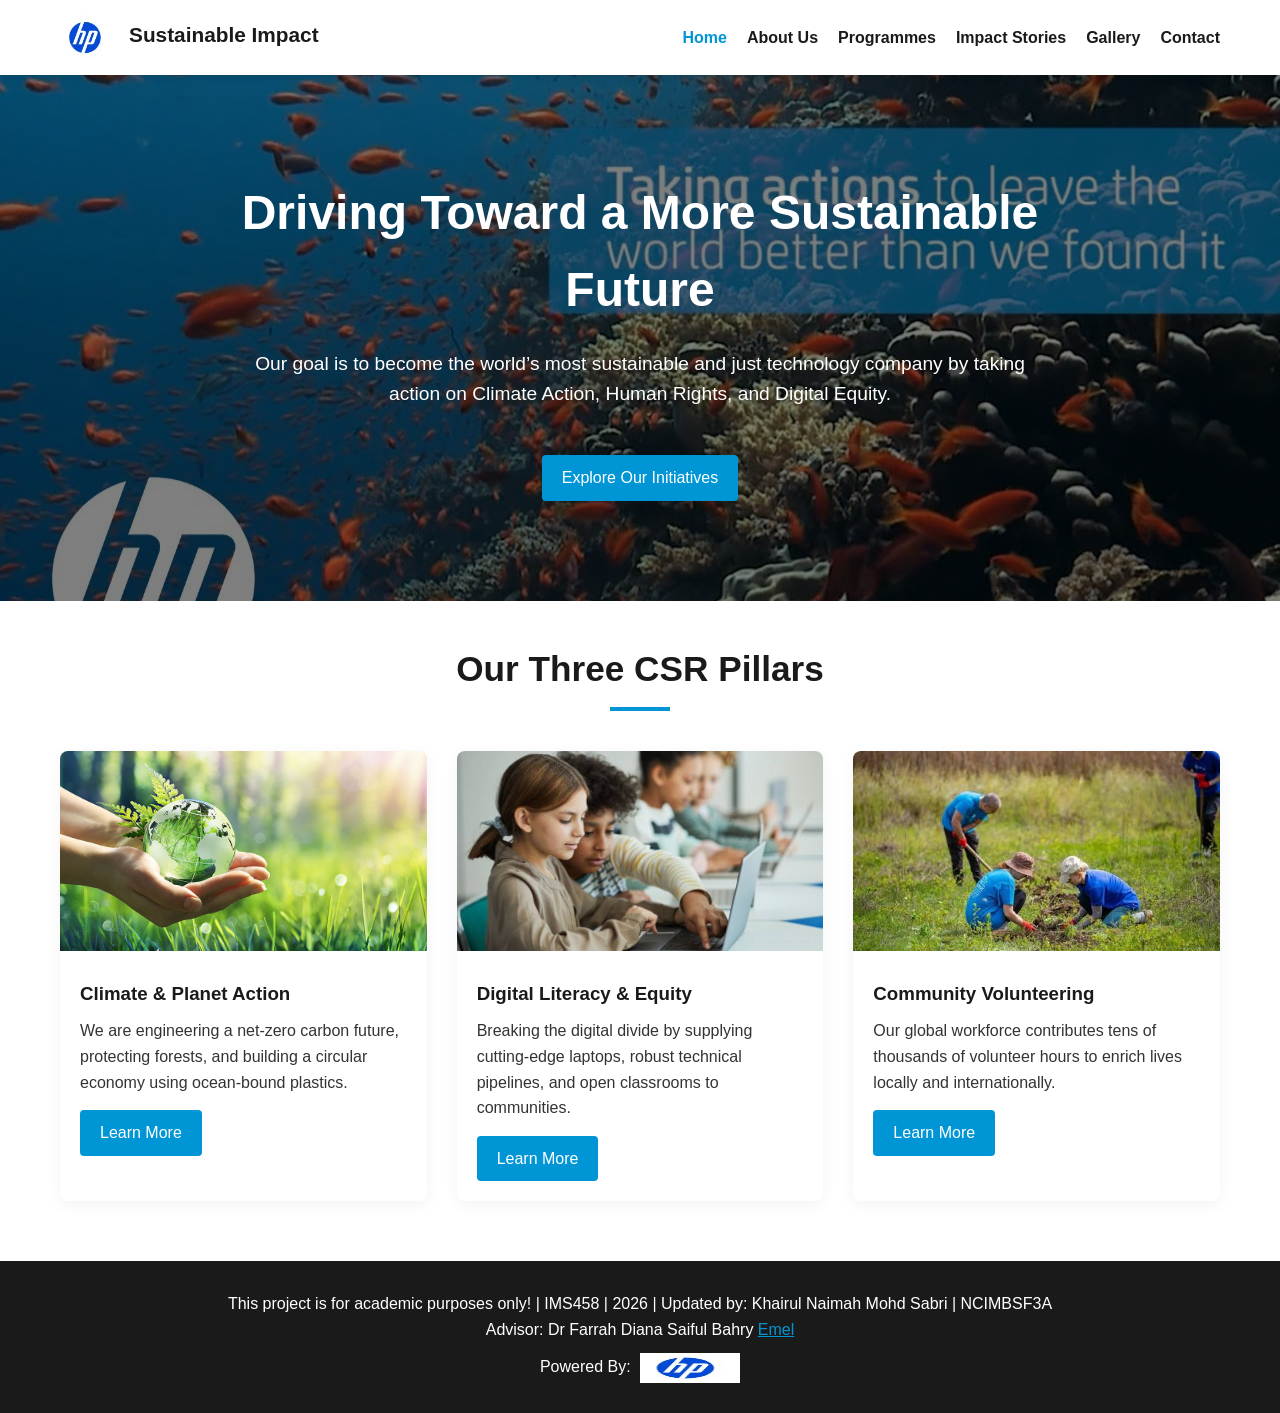
<file: index.html>
<!DOCTYPE html>
<html lang="en">
<head>
    <meta charset="UTF-8">
    <meta name="viewport" content="width=device-width, initial-scale=1.0">
    <title>HP Sustainable Impact | CSR</title>
    <link rel="stylesheet" href="style.css">
</head>
<body>

    <header>
        <div class="nav-container">
            <div class="logo">
                <img src="images/hp-logo.jpg" alt="HP Logo">
                <span>Sustainable Impact</span>
            </div>
            <nav>
                <ul>
                    <li><a href="index.html" class="active">Home</a></li>
                    <li><a href="about.html">About Us</a></li>
                    <li><a href="programme.html">Programmes</a></li>
                    <li><a href="stories.html">Impact Stories</a></li>
                    <li><a href="gallery.html">Gallery</a></li>
                    <li><a href="contact.html">Contact</a></li>
                </ul>
            </nav>
        </div>
    </header>

    <section class="hero" style="background-image: url('images/sustainable-impact.jpg');">
        <div class="hero-content">
            <h1>Driving Toward a More Sustainable Future</h1>
            <p>Our goal is to become the world’s most sustainable and just technology company by taking action on Climate Action, Human Rights, and Digital Equity.</p>
            <a href="programme.html" class="btn">Explore Our Initiatives</a>
        </div>
    </section>

    <main class="container">
        <h2 class="section-title">Our Three CSR Pillars</h2>
        <div class="grid-3">
            <div class="card">
                <img src="images/sustainability.jpg" alt="Planet Protection">
                <div class="card-body">
                    <h3>Climate & Planet Action</h3>
                    <p>We are engineering a net-zero carbon future, protecting forests, and building a circular economy using ocean-bound plastics.</p>
                    <a href="programme.html" class="btn">Learn More</a>
                </div>
            </div>
            <div class="card">
                <img src="images/digital-literacy.jpg" alt="Digital Equity">
                <div class="card-body">
                    <h3>Digital Literacy & Equity</h3>
                    <p>Breaking the digital divide by supplying cutting-edge laptops, robust technical pipelines, and open classrooms to communities.</p>
                    <a href="programme.html" class="btn">Learn More</a>
                </div>
            </div>
            <div class="card">
                <img src="images/volunteer-day.jpg" alt="Community Support">
                <div class="card-body">
                    <h3>Community Volunteering</h3>
                    <p>Our global workforce contributes tens of thousands of volunteer hours to enrich lives locally and internationally.</p>
                    <a href="programme.html" class="btn">Learn More</a>
                </div>
            </div>
        </div>
    </main>

   <footer>
    <p>This project is for academic purposes only! | IMS458 | 2026 | Updated by: Khairul Naimah Mohd Sabri | NCIMBSF3A</p>
    <p>Advisor: Dr Farrah Diana Saiful Bahry <a href="mailto:farrahdiana@uitm.edu.my" style="color: #0096D6; text-decoration: underline;">Emel</a></p>
    <p style="margin-top: 10px;">Powered By: 
        <img src="images/hp-logo.jpg" alt="HP Logo" width="100" height="30" style="vertical-align: middle; margin-left: 5px;">
    </p>
</footer>
</file>
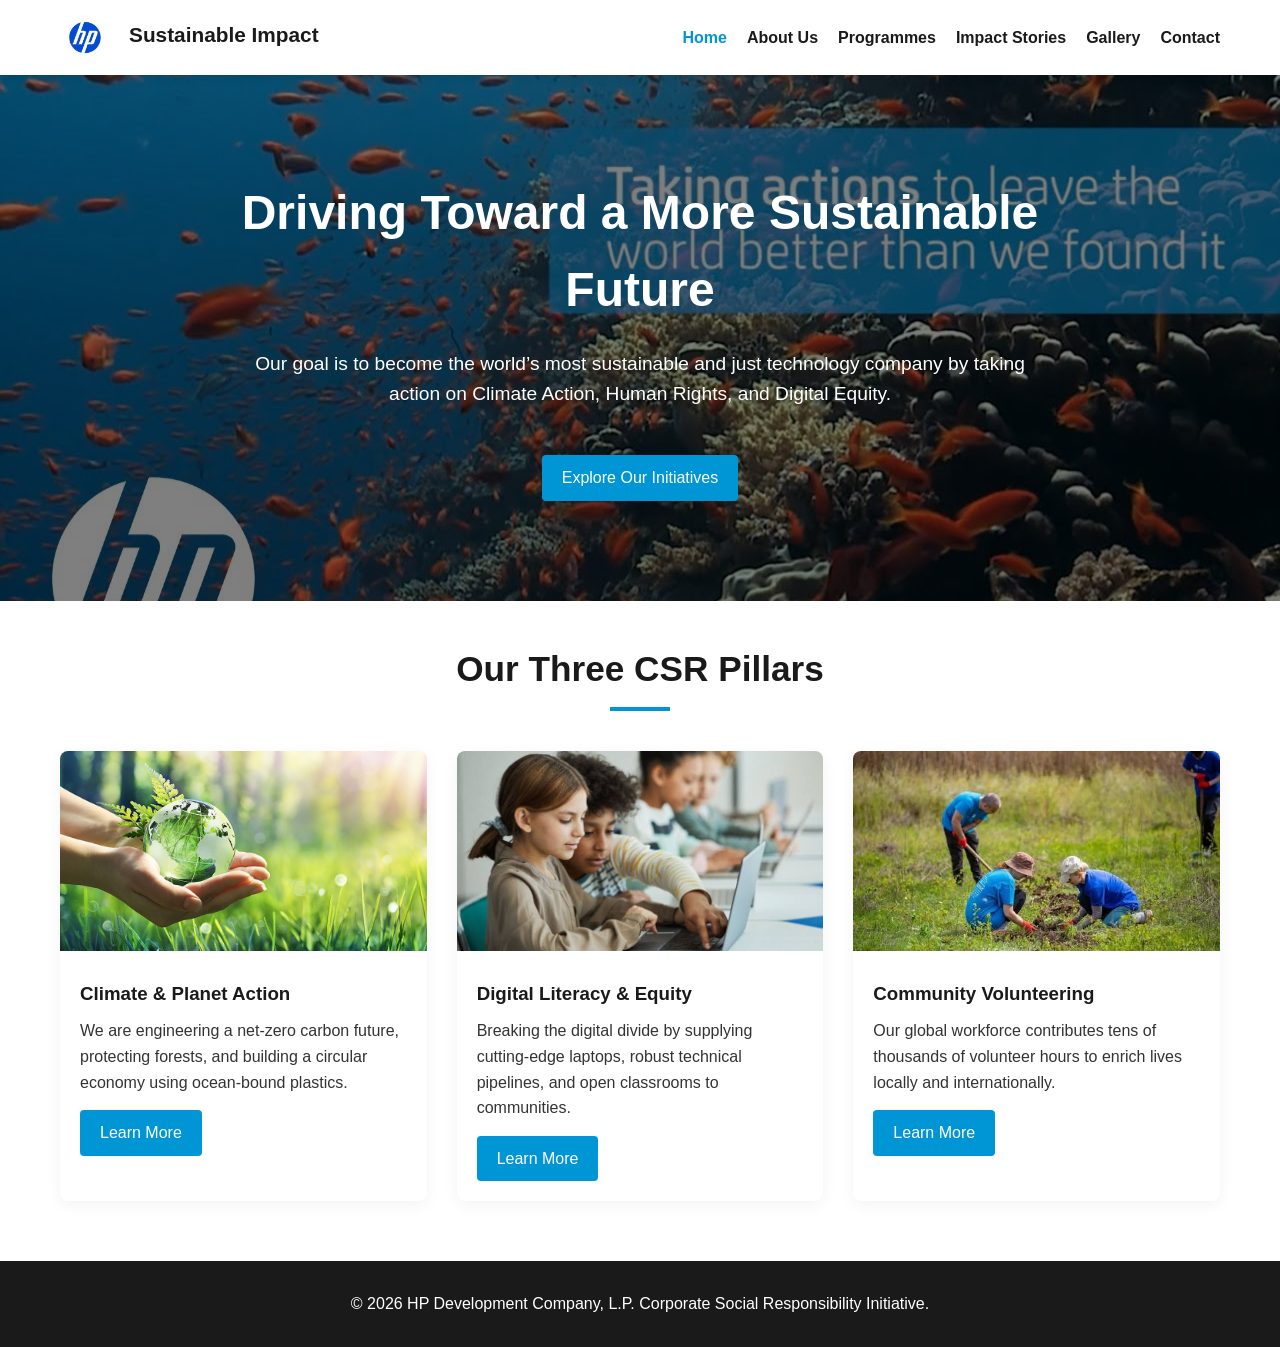
<file: sustainable impact/index.html>
<!DOCTYPE html>
<html lang="en">
<head>
    <meta charset="UTF-8">
    <meta name="viewport" content="width=device-width, initial-scale=1.0">
    <title>HP Sustainable Impact | CSR</title>
    <link rel="stylesheet" href="style.css">
</head>
<body>

    <header>
        <div class="nav-container">
            <div class="logo">
                <img src="images/hp-logo.jpg" alt="HP Logo">
                <span>Sustainable Impact</span>
            </div>
            <nav>
                <ul>
                    <li><a href="index.html" class="active">Home</a></li>
                    <li><a href="about.html">About Us</a></li>
                    <li><a href="programme.html">Programmes</a></li>
                    <li><a href="stories.html">Impact Stories</a></li>
                    <li><a href="gallery.html">Gallery</a></li>
                    <li><a href="contact.html">Contact</a></li>
                </ul>
            </nav>
        </div>
    </header>

    <section class="hero" style="background-image: url('images/sustainable-impact.jpg');">
        <div class="hero-content">
            <h1>Driving Toward a More Sustainable Future</h1>
            <p>Our goal is to become the world’s most sustainable and just technology company by taking action on Climate Action, Human Rights, and Digital Equity.</p>
            <a href="programme.html" class="btn">Explore Our Initiatives</a>
        </div>
    </section>

    <main class="container">
        <h2 class="section-title">Our Three CSR Pillars</h2>
        <div class="grid-3">
            <div class="card">
                <img src="images/sustainability.jpg" alt="Planet Protection">
                <div class="card-body">
                    <h3>Climate & Planet Action</h3>
                    <p>We are engineering a net-zero carbon future, protecting forests, and building a circular economy using ocean-bound plastics.</p>
                    <a href="programme.html" class="btn">Learn More</a>
                </div>
            </div>
            <div class="card">
                <img src="images/digital-literacy.jpg" alt="Digital Equity">
                <div class="card-body">
                    <h3>Digital Literacy & Equity</h3>
                    <p>Breaking the digital divide by supplying cutting-edge laptops, robust technical pipelines, and open classrooms to communities.</p>
                    <a href="programme.html" class="btn">Learn More</a>
                </div>
            </div>
            <div class="card">
                <img src="images/volunteer-day.jpg" alt="Community Support">
                <div class="card-body">
                    <h3>Community Volunteering</h3>
                    <p>Our global workforce contributes tens of thousands of volunteer hours to enrich lives locally and internationally.</p>
                    <a href="programme.html" class="btn">Learn More</a>
                </div>
            </div>
        </div>
    </main>

    <footer>
        <p>&copy; 2026 HP Development Company, L.P. Corporate Social Responsibility Initiative.</p>
    </footer>

</body>
</html>
</file>
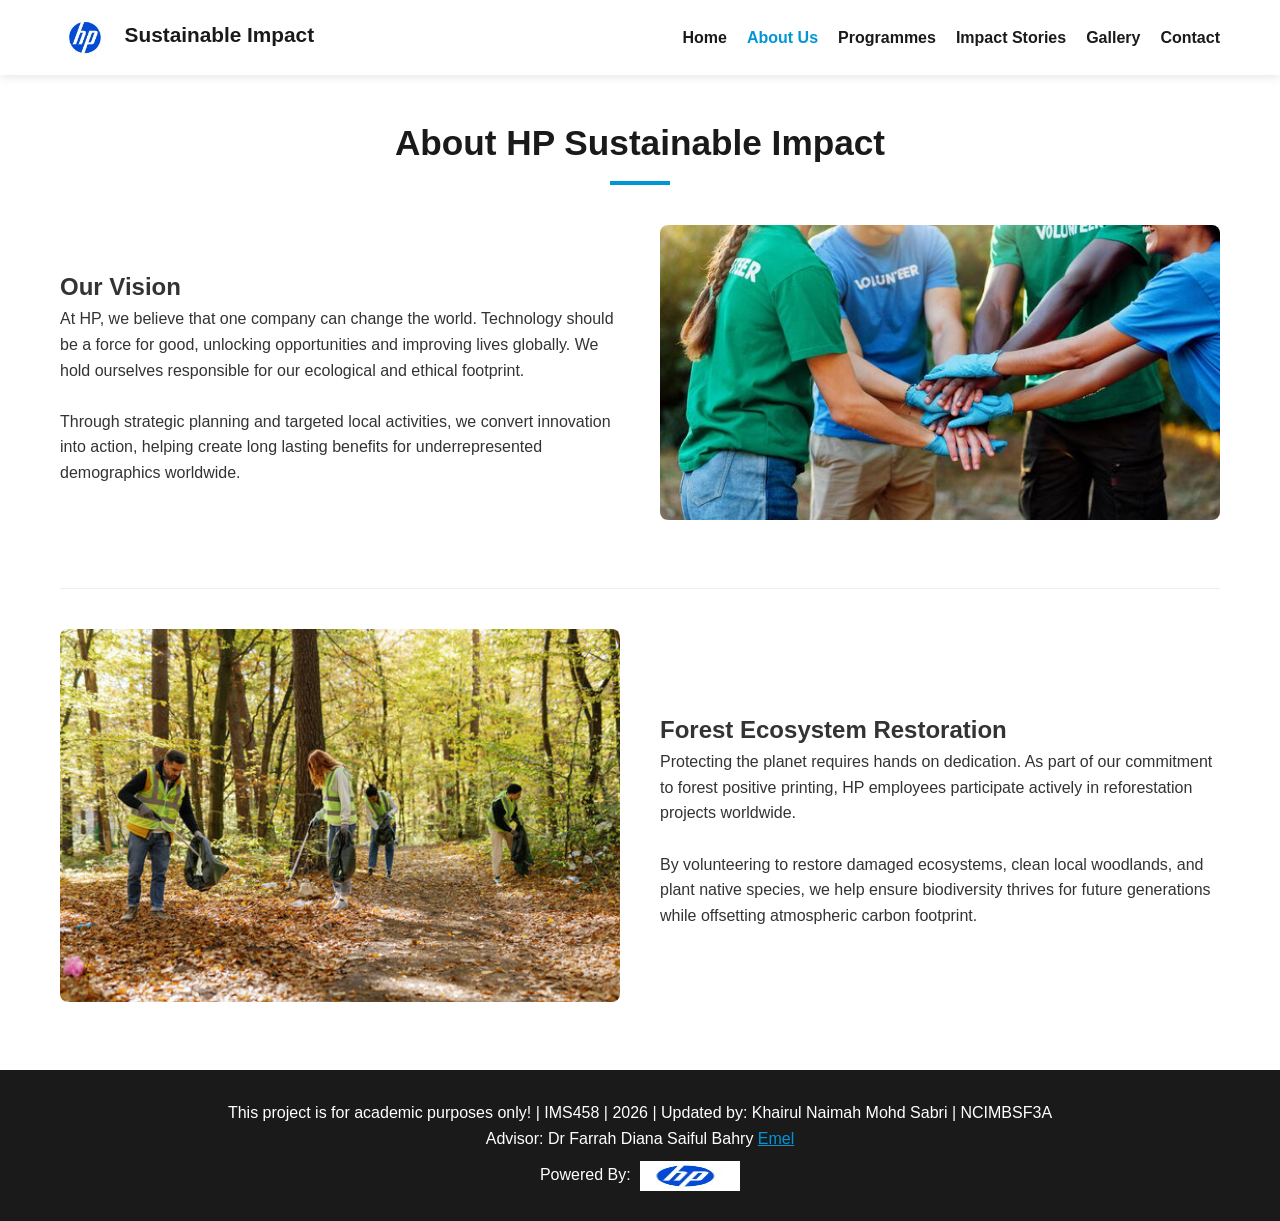
<file: about.html>
<!DOCTYPE html>
<html lang="en">
<head>
    <meta charset="UTF-8">
    <meta name="viewport" content="width=device-width, initial-scale=1.0">
    <title>About Our Vision | HP CSR</title>
    <link rel="stylesheet" href="style.css">
</head>
<body>

    <header>
        <div class="nav-container">
            <div class="logo"><img src="images/hp-logo.jpg" alt="HP Logo"><span>Sustainable Impact</span></div>
            <nav>
                <ul>
                    <li><a href="index.html">Home</a></li>
                    <li><a href="about.html" class="active">About Us</a></li>
                    <li><a href="programme.html">Programmes</a></li>
                    <li><a href="stories.html">Impact Stories</a></li>
                    <li><a href="gallery.html">Gallery</a></li>
                    <li><a href="contact.html">Contact</a></li>
                </ul>
            </nav>
        </div>
    </header>

    <main class="container">
        <h2 class="section-title">About HP Sustainable Impact</h2>
        
        <!-- Section 1: Core Vision -->
        <div class="split-row">
            <div class="split-col">
                <h2>Our Vision</h2>
                <p>At HP, we believe that one company can change the world. Technology should be a force for good, unlocking opportunities and improving lives globally. We hold ourselves responsible for our ecological and ethical footprint.</p>
                <br>
                <p>Through strategic planning and targeted local activities, we convert innovation into action, helping create long lasting benefits for underrepresented demographics worldwide.</p>
            </div>
            <div class="split-col">
                <img src="images/volunteers-hands-together.jpg" alt="HP Global Teamwork">
            </div>
        </div>

        <hr style="border: 0; height: 1px; background: #eee; margin: 40px 0;">

        <!-- NEW SECTION: Forest Restoration Initiative featuring the new image -->
        <div class="split-row" style="flex-direction: row-reverse;">
            <div class="split-col">
                <h2>Forest Ecosystem Restoration</h2>
                <p>Protecting the planet requires hands on dedication. As part of our commitment to forest positive printing, HP employees participate actively in reforestation projects worldwide.</p>
                <br>
                <p>By volunteering to restore damaged ecosystems, clean local woodlands, and plant native species, we help ensure biodiversity thrives for future generations while offsetting atmospheric carbon footprint.</p>
            </div>
            <div class="split-col">
                <img src="images/volunteer-forest.jpg" alt="HP Employees Volunteering in the Forest">
            </div>
        </div>
    </main>

    <footer>
    <p>This project is for academic purposes only! | IMS458 | 2026 | Updated by: Khairul Naimah Mohd Sabri | NCIMBSF3A</p>
    <p>Advisor: Dr Farrah Diana Saiful Bahry <a href="mailto:farrahdiana@uitm.edu.my" style="color: #0096D6; text-decoration: underline;">Emel</a></p>
    <p style="margin-top: 10px;">Powered By: 
        <img src="images/hp-logo.jpg" alt="HP Logo" width="100" height="30" style="vertical-align: middle; margin-left: 5px;">
    </p>
</footer>
</file>
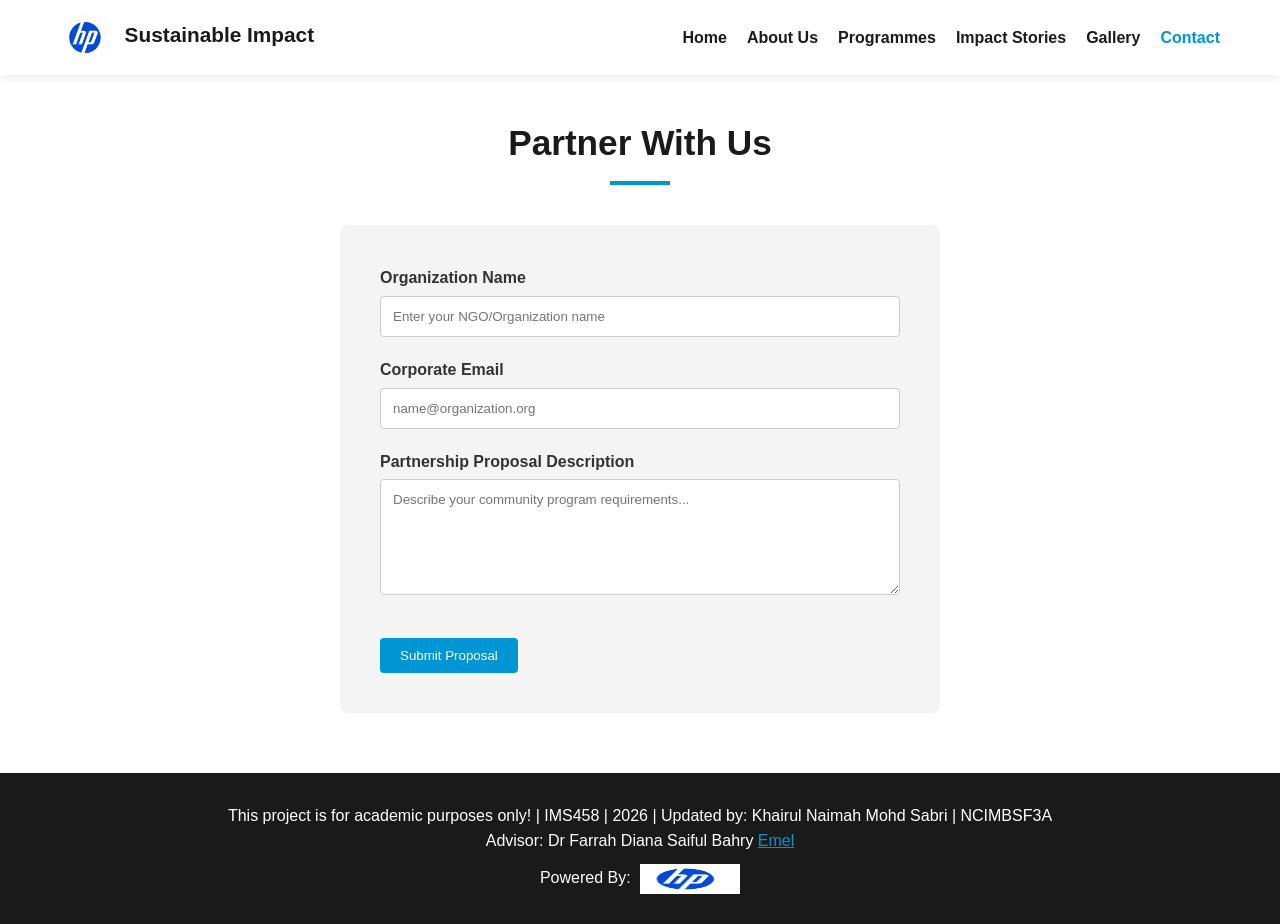
<file: contact.html>
<!DOCTYPE html>
<html lang="en">
<head>
    <meta charset="UTF-8">
    <meta name="viewport" content="width=device-width, initial-scale=1.0">
    <title>Contact CSR Team | HP CSR</title>
    <link rel="stylesheet" href="style.css">
</head>
<body>

    <header>
        <div class="nav-container">
            <div class="logo"><img src="images/hp-logo.jpg" alt="HP Logo"><span>Sustainable Impact</span></div>
            <nav>
                <ul>
                    <li><a href="index.html">Home</a></li>
                    <li><a href="about.html">About Us</a></li>
                    <li><a href="programme.html">Programmes</a></li>
                    <li><a href="stories.html">Impact Stories</a></li>
                    <li><a href="gallery.html">Gallery</a></li>
                    <li><a href="contact.html" class="active">Contact</a></li>
                </ul>
            </nav>
        </div>
    </header>

    <main class="container">
        <h2 class="section-title">Partner With Us</h2>
        
        <form class="contact-form" action="#" method="POST">
            <div class="form-group">
                <label for="name">Organization Name</label>
                <input type="text" id="name" required placeholder="Enter your NGO/Organization name">
            </div>
            <div class="form-group">
                <label for="email">Corporate Email</label>
                <input type="email" id="email" required placeholder="name@organization.org">
            </div>
            <div class="form-group">
                <label for="message">Partnership Proposal Description</label>
                <textarea id="message" rows="6" required placeholder="Describe your community program requirements..."></textarea>
            </div>
            <button type="submit" class="btn">Submit Proposal</button>
        </form>
    </main>

    <footer>
    <p>This project is for academic purposes only! | IMS458 | 2026 | Updated by: Khairul Naimah Mohd Sabri | NCIMBSF3A</p>
    <p>Advisor: Dr Farrah Diana Saiful Bahry <a href="mailto:farrahdiana@uitm.edu.my" style="color: #0096D6; text-decoration: underline;">Emel</a></p>
    <p style="margin-top: 10px;">Powered By: 
        <img src="images/hp-logo.jpg" alt="HP Logo" width="100" height="30" style="vertical-align: middle; margin-left: 5px;">
    </p>
</footer>
</file>
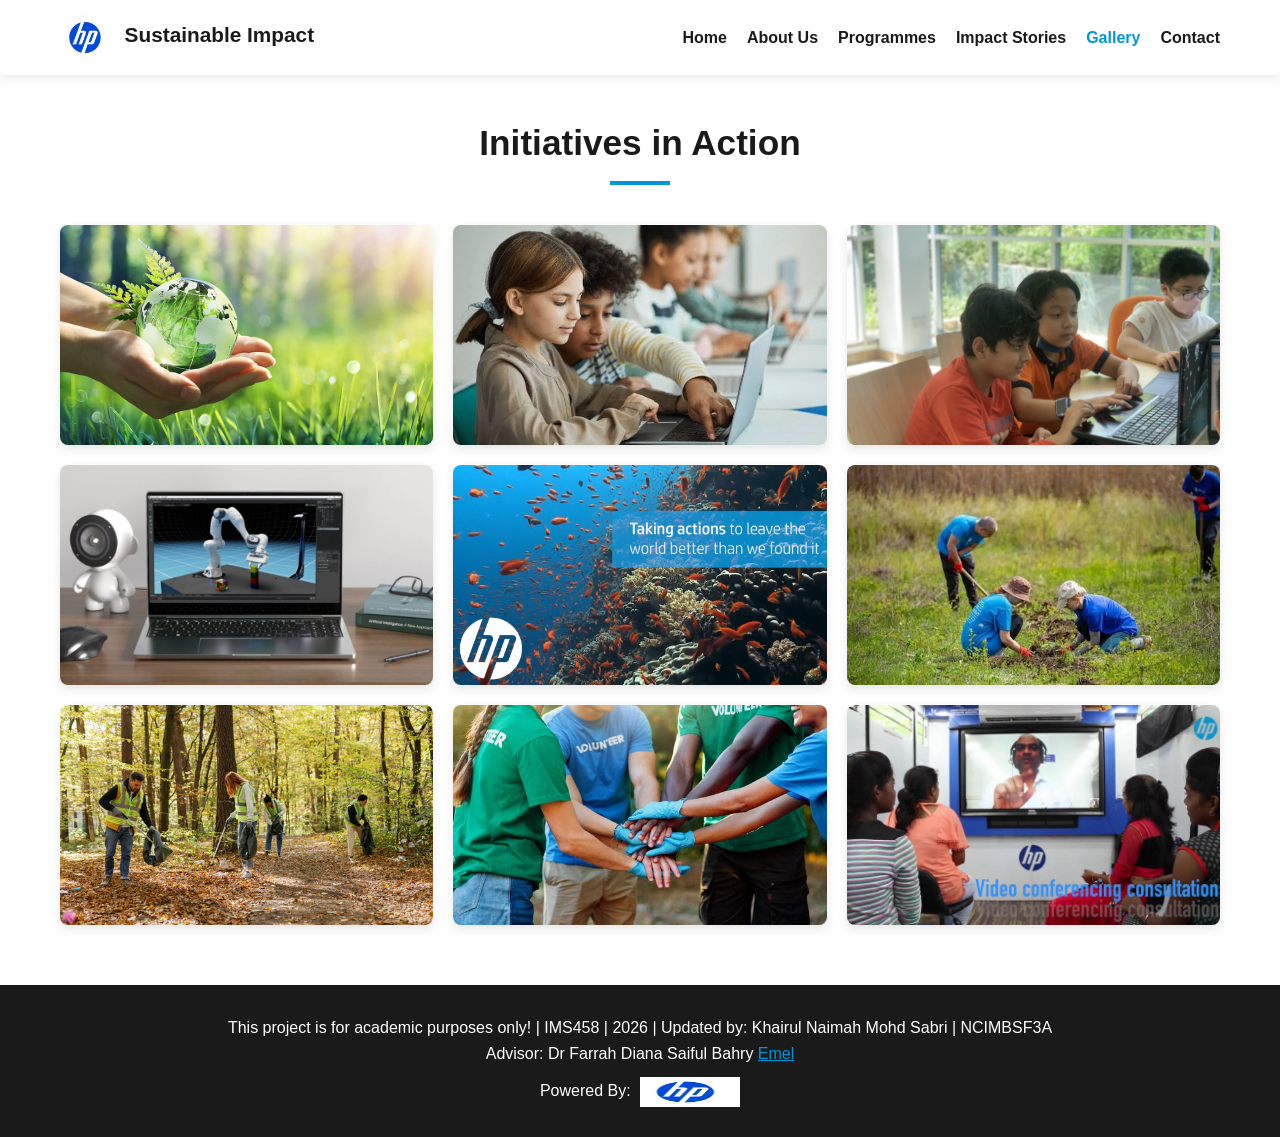
<file: gallery.html>
<!DOCTYPE html>
<html lang="en">
<head>
    <meta charset="UTF-8">
    <meta name="viewport" content="width=device-width, initial-scale=1.0">
    <title>Media Gallery | HP CSR</title>
    <link rel="stylesheet" href="style.css">
</head>
<body>

    <header>
        <div class="nav-container">
            <div class="logo"><img src="images/hp-logo.jpg" alt="HP Logo"><span>Sustainable Impact</span></div>
            <nav>
                <ul>
                    <li><a href="index.html">Home</a></li>
                    <li><a href="about.html">About Us</a></li>
                    <li><a href="programme.html">Programmes</a></li>
                    <li><a href="stories.html">Impact Stories</a></li>
                    <li><a href="gallery.html" class="active">Gallery</a></li>
                    <li><a href="contact.html">Contact</a></li>
                </ul>
            </nav>
        </div>
    </header>

    <main class="container">
        <h2 class="section-title">Initiatives in Action</h2>
        
        <div class="gallery-grid">
            <div class="gallery-item"><img src="images/sustainability.jpg" alt="Sustainability Overview"></div>
            <div class="gallery-item"><img src="images/digital-literacy.jpg" alt="Digital Classes"></div>
            <div class="gallery-item"><img src="images/digital-literacy-modern-world.jpg" alt="Students learning"></div>
            <div class="gallery-item"><img src="images/stem-laptop.jpg" alt="STEM Systems"></div>
            <div class="gallery-item"><img src="images/sustainable-impact.jpg" alt="Ocean Conservation"></div>
            <div class="gallery-item"><img src="images/volunteer-day.jpg" alt="Tree planting"></div>
            <!-- NEW IMAGE ADDED HERE -->
            <div class="gallery-item"><img src="images/volunteer-forest.jpg" alt="Forest Conservation Volunteer Work"></div>
            <div class="gallery-item"><img src="images/volunteers-hands-together.jpg" alt="Team Support"></div>
            <div class="gallery-item"><img src="images/conferencing-consultation.jpg" alt="Remote Consultation"></div>
        </div>
    </main>

    <footer>
    <p>This project is for academic purposes only! | IMS458 | 2026 | Updated by: Khairul Naimah Mohd Sabri | NCIMBSF3A</p>
    <p>Advisor: Dr Farrah Diana Saiful Bahry <a href="mailto:farrahdiana@uitm.edu.my" style="color: #0096D6; text-decoration: underline;">Emel</a></p>
    <p style="margin-top: 10px;">Powered By: 
        <img src="images/hp-logo.jpg" alt="HP Logo" width="100" height="30" style="vertical-align: middle; margin-left: 5px;">
    </p>
</footer>
</file>
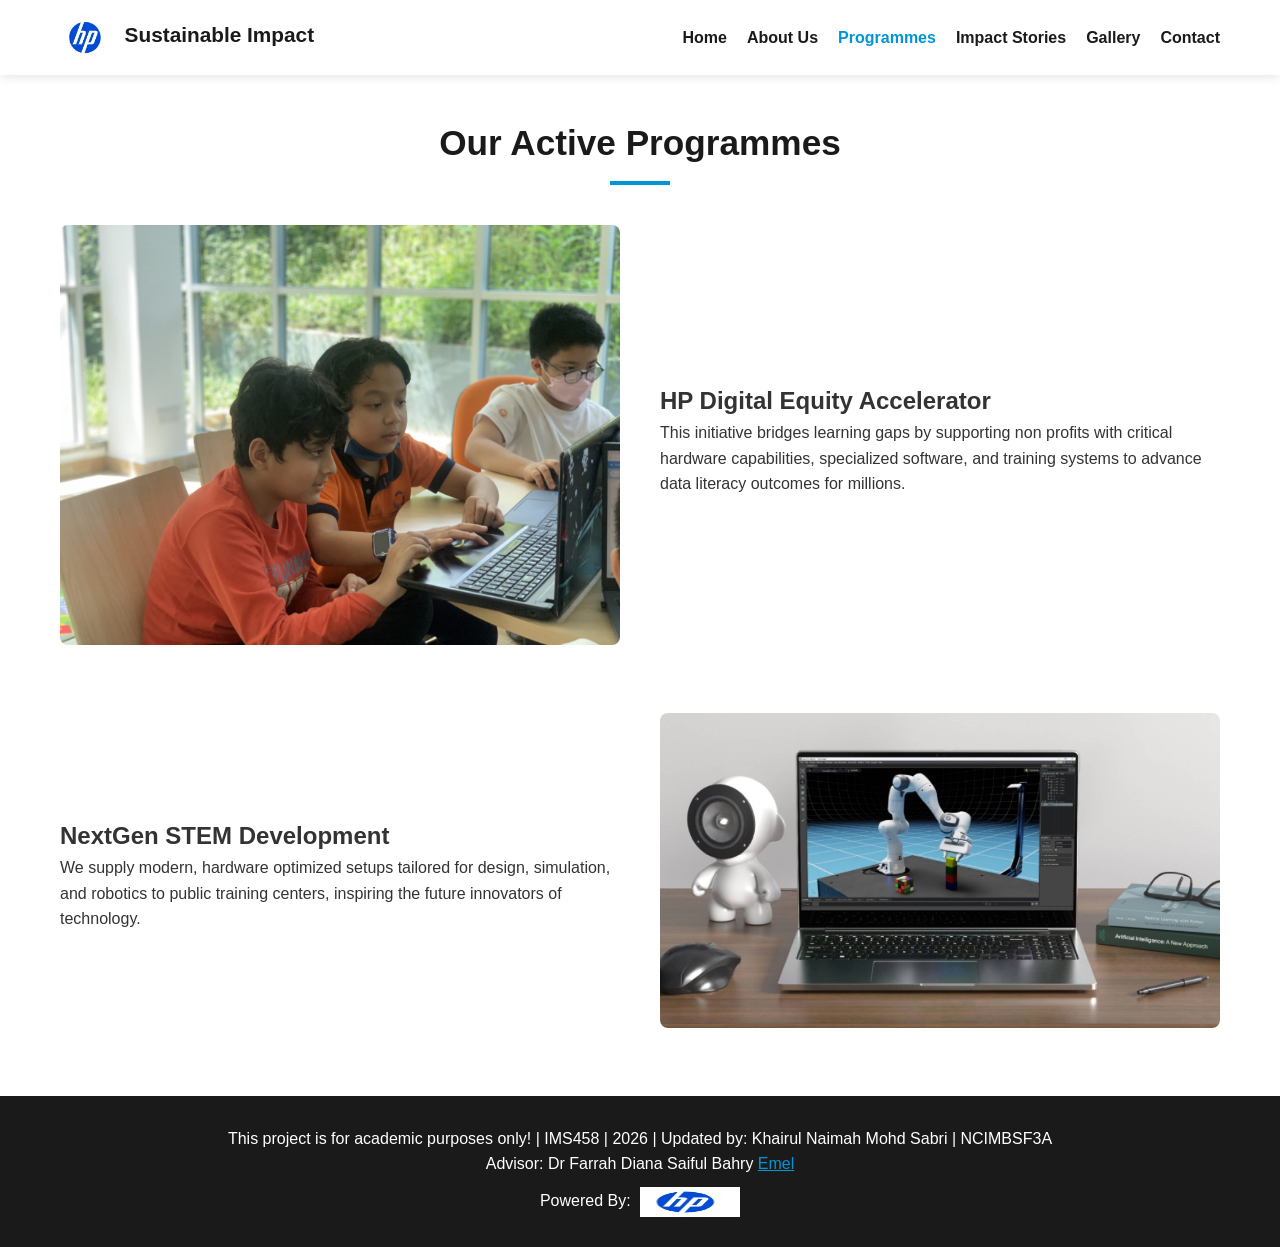
<file: programme.html>
<!DOCTYPE html>
<html lang="en">
<head>
    <meta charset="UTF-8">
    <meta name="viewport" content="width=device-width, initial-scale=1.0">
    <title>CSR Programmes | HP CSR</title>
    <link rel="stylesheet" href="style.css">
</head>
<body>

    <header>
        <div class="nav-container">
            <div class="logo"><img src="images/hp-logo.jpg" alt="HP Logo"><span>Sustainable Impact</span></div>
            <nav>
                <ul>
                    <li><a href="index.html">Home</a></li>
                    <li><a href="about.html">About Us</a></li>
                    <li><a href="programme.html" class="active">Programmes</a></li>
                    <li><a href="stories.html">Impact Stories</a></li>
                    <li><a href="gallery.html">Gallery</a></li>
                    <li><a href="contact.html">Contact</a></li>
                </ul>
            </nav>
        </div>
    </header>

    <main class="container">
        <h2 class="section-title">Our Active Programmes</h2>

        <div class="split-row">
            <div class="split-col">
                <img src="images/digital-literacy-modern-world.jpg" alt="Digital Classrooms">
            </div>
            <div class="split-col">
                <h2>HP Digital Equity Accelerator</h2>
                <p>This initiative bridges learning gaps by supporting non profits with critical hardware capabilities, specialized software, and training systems to advance data literacy outcomes for millions.</p>
            </div>
        </div>

        <div class="split-row" style="flex-direction: row-reverse;">
            <div class="split-col">
                <img src="images/stem-laptop.jpg" alt="STEM Computing">
            </div>
            <div class="split-col">
                <h2>NextGen STEM Development</h2>
                <p>We supply modern, hardware optimized setups tailored for design, simulation, and robotics to public training centers, inspiring the future innovators of technology.</p>
            </div>
        </div>
    </main>

   <footer>
    <p>This project is for academic purposes only! | IMS458 | 2026 | Updated by: Khairul Naimah Mohd Sabri | NCIMBSF3A</p>
    <p>Advisor: Dr Farrah Diana Saiful Bahry <a href="mailto:farrahdiana@uitm.edu.my" style="color: #0096D6; text-decoration: underline;">Emel</a></p>
    <p style="margin-top: 10px;">Powered By: 
        <img src="images/hp-logo.jpg" alt="HP Logo" width="100" height="30" style="vertical-align: middle; margin-left: 5px;">
    </p>
</footer>
</file>
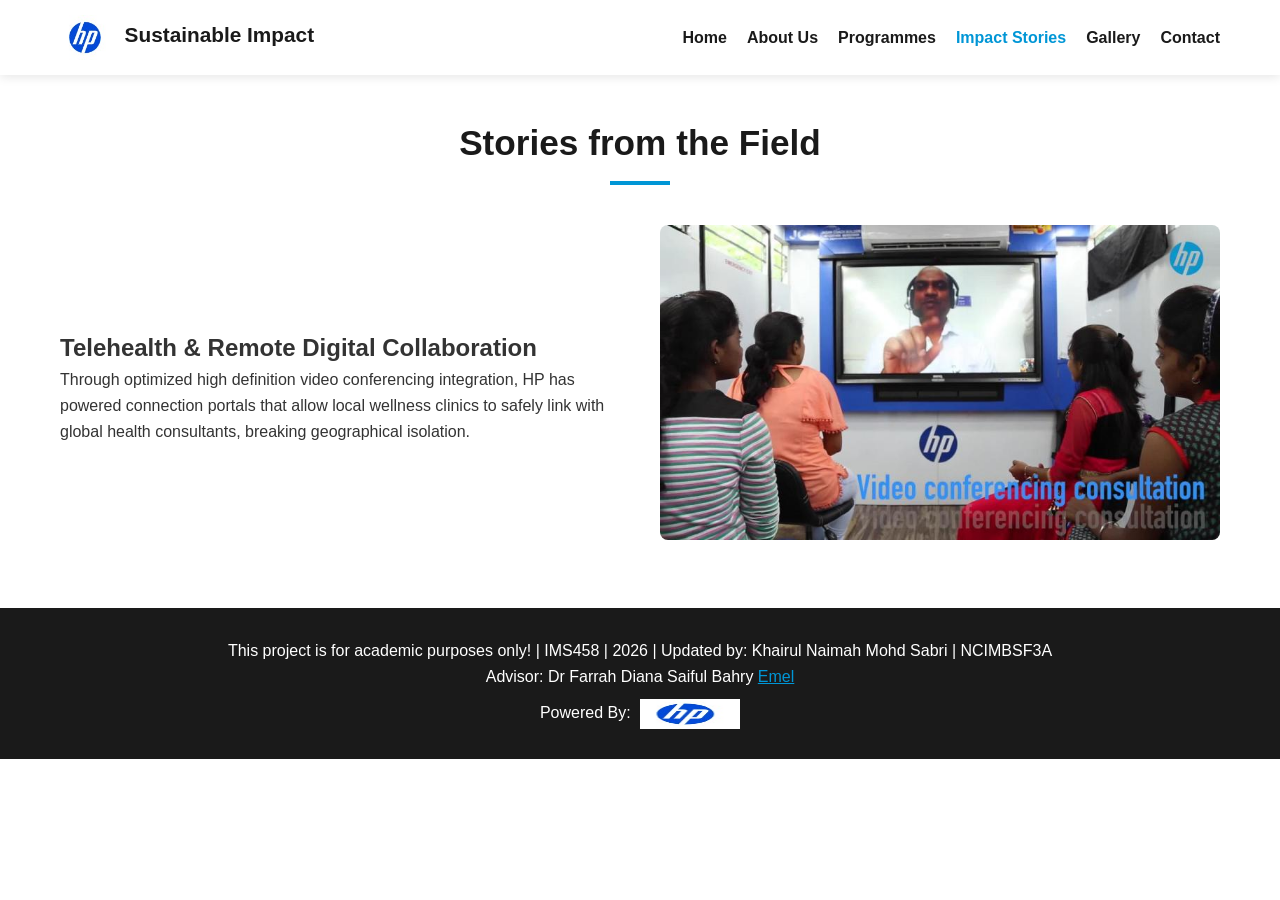
<file: stories.html>
<!DOCTYPE html>
<html lang="en">
<head>
    <meta charset="UTF-8">
    <meta name="viewport" content="width=device-width, initial-scale=1.0">
    <title>Impact Stories | HP CSR</title>
    <link rel="stylesheet" href="style.css">
</head>
<body>

    <header>
        <div class="nav-container">
            <div class="logo"><img src="images/hp-logo.jpg" alt="HP Logo"><span>Sustainable Impact</span></div>
            <nav>
                <ul>
                    <li><a href="index.html">Home</a></li>
                    <li><a href="about.html">About Us</a></li>
                    <li><a href="programme.html">Programmes</a></li>
                    <li><a href="stories.html" class="active">Impact Stories</a></li>
                    <li><a href="gallery.html">Gallery</a></li>
                    <li><a href="contact.html">Contact</a></li>
                </ul>
            </nav>
        </div>
    </header>

    <main class="container">
        <h2 class="section-title">Stories from the Field</h2>

        <div class="split-row">
            <div class="split-col">
                <h2>Telehealth & Remote Digital Collaboration</h2>
                <p>Through optimized high definition video conferencing integration, HP has powered connection portals that allow local wellness clinics to safely link with global health consultants, breaking geographical isolation.</p>
            </div>
            <div class="split-col">
                <img src="images/conferencing-consultation.jpg" alt="Consultation session">
            </div>
        </div>
    </main>

    <footer>
    <p>This project is for academic purposes only! | IMS458 | 2026 | Updated by: Khairul Naimah Mohd Sabri | NCIMBSF3A</p>
    <p>Advisor: Dr Farrah Diana Saiful Bahry <a href="mailto:farrahdiana@uitm.edu.my" style="color: #0096D6; text-decoration: underline;">Emel</a></p>
    <p style="margin-top: 10px;">Powered By: 
        <img src="images/hp-logo.jpg" alt="HP Logo" width="100" height="30" style="vertical-align: middle; margin-left: 5px;">
    </p>
</footer>
</file>
<file: style.css>
/* HP Branding Colors & Reset */
:root {
    --hp-blue: #0096D6;
    --hp-dark: #1a1a1a;
    --hp-grey: #f4f4f4;
    --text-color: #333;
}

* {
    margin: 0;
    padding: 0;
    box-sizing: border-box;
    font-family: 'Segoe UI', Tahoma, Geneva, Verdana, sans-serif;
}

body {
    color: var(--text-color);
    line-height: 1.6;
    background-color: #ffffff;
}

/* Header & Navigation */
header {
    background: #ffffff;
    box-shadow: 0 2px 10px rgba(0,0,0,0.1);
    position: sticky;
    top: 0;
    z-index: 1000;
}

.nav-container {
    max-width: 1200px;
    margin: 0 auto;
    display: flex;
    justify-content: space-between;
    align-items: center;
    padding: 15px 20px;
}

.logo img {
    height: 45px;
    vertical-align: middle;
}

.logo span {
    font-size: 1.3rem;
    font-weight: 700;
    margin-left: 10px;
    color: var(--hp-dark);
}

nav ul {
    display: flex;
    list-style: none;
}

nav ul li {
    margin-left: 20px;
}

nav ul li a {
    text-decoration: none;
    color: var(--hp-dark);
    font-weight: 600;
    transition: color 0.3s;
}

nav ul li a:hover, nav ul li a.active {
    color: var(--hp-blue);
}

/* Hero Section */
.hero {
    background-size: cover;
    background-position: center;
    color: white;
    padding: 100px 20px;
    text-align: center;
    position: relative;
}

.hero::before {
    content: '';
    position: absolute;
    top: 0; left: 0; right: 0; bottom: 0;
    background: rgba(0, 0, 0, 0.5);
    z-index: 1;
}

.hero-content {
    position: relative;
    z-index: 2;
    max-width: 800px;
    margin: 0 auto;
}

.hero h1 {
    font-size: 3rem;
    margin-bottom: 20px;
}

.hero p {
    font-size: 1.2rem;
    margin-bottom: 30px;
}

/* Main Container Layout */
.container {
    max-width: 1200px;
    margin: 40px auto;
    padding: 0 20px;
}

.section-title {
    text-align: center;
    font-size: 2.2rem;
    color: var(--hp-dark);
    margin-bottom: 40px;
    position: relative;
}

.section-title::after {
    content: '';
    display: block;
    width: 60px;
    height: 4px;
    background: var(--hp-blue);
    margin: 10px auto 0;
}

/* Card Pillars Layout (Grid) */
.grid-3 {
    display: grid;
    grid-template-columns: repeat(auto-fit, minmax(300px, 1fr));
    gap: 30px;
}

.card {
    background: white;
    border-radius: 8px;
    overflow: hidden;
    box-shadow: 0 4px 15px rgba(0,0,0,0.05);
    transition: transform 0.3s;
}

.card:hover {
    transform: translateY(-5px);
}

.card img {
    width: 100%;
    height: 200px;
    object-fit: cover;
}

.card-body {
    padding: 20px;
}

.card-body h3 {
    margin-bottom: 10px;
    color: var(--hp-dark);
}

.btn {
    display: inline-block;
    background: var(--hp-blue);
    color: white;
    padding: 10px 20px;
    text-decoration: none;
    border-radius: 4px;
    margin-top: 15px;
    transition: background 0.3s;
    border: none;
    cursor: pointer;
}

.btn:hover {
    background: #0077a8;
}

/* Split content row */
.split-row {
    display: flex;
    align-items: center;
    gap: 40px;
    margin-bottom: 60px;
    flex-wrap: wrap;
}

.split-col {
    flex: 1;
    min-width: 300px;
}

.split-col img {
    width: 100%;
    border-radius: 8px;
}

/* Gallery Styling */
.gallery-grid {
    display: grid;
    grid-template-columns: repeat(auto-fill, minmax(280px, 1fr));
    gap: 20px;
}

.gallery-item {
    border-radius: 8px;
    overflow: hidden;
    box-shadow: 0 4px 10px rgba(0,0,0,0.1);
}

.gallery-item img {
    width: 100%;
    height: 220px;
    object-fit: cover;
    display: block;
    transition: transform 0.3s;
}

.gallery-item img:hover {
    transform: scale(1.05);
}

/* Contact Form Styling */
.contact-form {
    max-width: 600px;
    margin: 0 auto;
    background: var(--hp-grey);
    padding: 40px;
    border-radius: 8px;
}

.form-group {
    margin-bottom: 20px;
}

.form-group label {
    display: block;
    margin-bottom: 5px;
    font-weight: 600;
}

.form-group input, .form-group textarea {
    width: 100%;
    padding: 12px;
    border: 1px solid #ccc;
    border-radius: 4px;
}

/* Footer */
footer {
    background: var(--hp-dark);
    color: white;
    text-align: center;
    padding: 30px 20px;
    margin-top: 60px;
}
</file>
<file: sustainable impact/style.css>
/* HP Branding Colors & Reset */
:root {
    --hp-blue: #0096D6;
    --hp-dark: #1a1a1a;
    --hp-grey: #f4f4f4;
    --text-color: #333;
}

* {
    margin: 0;
    padding: 0;
    box-sizing: border-box;
    font-family: 'Segoe UI', Tahoma, Geneva, Verdana, sans-serif;
}

body {
    color: var(--text-color);
    line-height: 1.6;
    background-color: #ffffff;
}

/* Header & Navigation */
header {
    background: #ffffff;
    box-shadow: 0 2px 10px rgba(0,0,0,0.1);
    position: sticky;
    top: 0;
    z-index: 1000;
}

.nav-container {
    max-width: 1200px;
    margin: 0 auto;
    display: flex;
    justify-content: space-between;
    align-items: center;
    padding: 15px 20px;
}

.logo img {
    height: 45px;
    vertical-align: middle;
}

.logo span {
    font-size: 1.3rem;
    font-weight: 700;
    margin-left: 10px;
    color: var(--hp-dark);
}

nav ul {
    display: flex;
    list-style: none;
}

nav ul li {
    margin-left: 20px;
}

nav ul li a {
    text-decoration: none;
    color: var(--hp-dark);
    font-weight: 600;
    transition: color 0.3s;
}

nav ul li a:hover, nav ul li a.active {
    color: var(--hp-blue);
}

/* Hero Section */
.hero {
    background-size: cover;
    background-position: center;
    color: white;
    padding: 100px 20px;
    text-align: center;
    position: relative;
}

.hero::before {
    content: '';
    position: absolute;
    top: 0; left: 0; right: 0; bottom: 0;
    background: rgba(0, 0, 0, 0.5);
    z-index: 1;
}

.hero-content {
    position: relative;
    z-index: 2;
    max-width: 800px;
    margin: 0 auto;
}

.hero h1 {
    font-size: 3rem;
    margin-bottom: 20px;
}

.hero p {
    font-size: 1.2rem;
    margin-bottom: 30px;
}

/* Main Container Layout */
.container {
    max-width: 1200px;
    margin: 40px auto;
    padding: 0 20px;
}

.section-title {
    text-align: center;
    font-size: 2.2rem;
    color: var(--hp-dark);
    margin-bottom: 40px;
    position: relative;
}

.section-title::after {
    content: '';
    display: block;
    width: 60px;
    height: 4px;
    background: var(--hp-blue);
    margin: 10px auto 0;
}

/* Card Pillars Layout (Grid) */
.grid-3 {
    display: grid;
    grid-template-columns: repeat(auto-fit, minmax(300px, 1fr));
    gap: 30px;
}

.card {
    background: white;
    border-radius: 8px;
    overflow: hidden;
    box-shadow: 0 4px 15px rgba(0,0,0,0.05);
    transition: transform 0.3s;
}

.card:hover {
    transform: translateY(-5px);
}

.card img {
    width: 100%;
    height: 200px;
    object-fit: cover;
}

.card-body {
    padding: 20px;
}

.card-body h3 {
    margin-bottom: 10px;
    color: var(--hp-dark);
}

.btn {
    display: inline-block;
    background: var(--hp-blue);
    color: white;
    padding: 10px 20px;
    text-decoration: none;
    border-radius: 4px;
    margin-top: 15px;
    transition: background 0.3s;
    border: none;
    cursor: pointer;
}

.btn:hover {
    background: #0077a8;
}

/* Split content row */
.split-row {
    display: flex;
    align-items: center;
    gap: 40px;
    margin-bottom: 60px;
    flex-wrap: wrap;
}

.split-col {
    flex: 1;
    min-width: 300px;
}

.split-col img {
    width: 100%;
    border-radius: 8px;
}

/* Gallery Styling */
.gallery-grid {
    display: grid;
    grid-template-columns: repeat(auto-fill, minmax(280px, 1fr));
    gap: 20px;
}

.gallery-item {
    border-radius: 8px;
    overflow: hidden;
    box-shadow: 0 4px 10px rgba(0,0,0,0.1);
}

.gallery-item img {
    width: 100%;
    height: 220px;
    object-fit: cover;
    display: block;
    transition: transform 0.3s;
}

.gallery-item img:hover {
    transform: scale(1.05);
}

/* Contact Form Styling */
.contact-form {
    max-width: 600px;
    margin: 0 auto;
    background: var(--hp-grey);
    padding: 40px;
    border-radius: 8px;
}

.form-group {
    margin-bottom: 20px;
}

.form-group label {
    display: block;
    margin-bottom: 5px;
    font-weight: 600;
}

.form-group input, .form-group textarea {
    width: 100%;
    padding: 12px;
    border: 1px solid #ccc;
    border-radius: 4px;
}

/* Footer */
footer {
    background: var(--hp-dark);
    color: white;
    text-align: center;
    padding: 30px 20px;
    margin-top: 60px;
}
</file>
